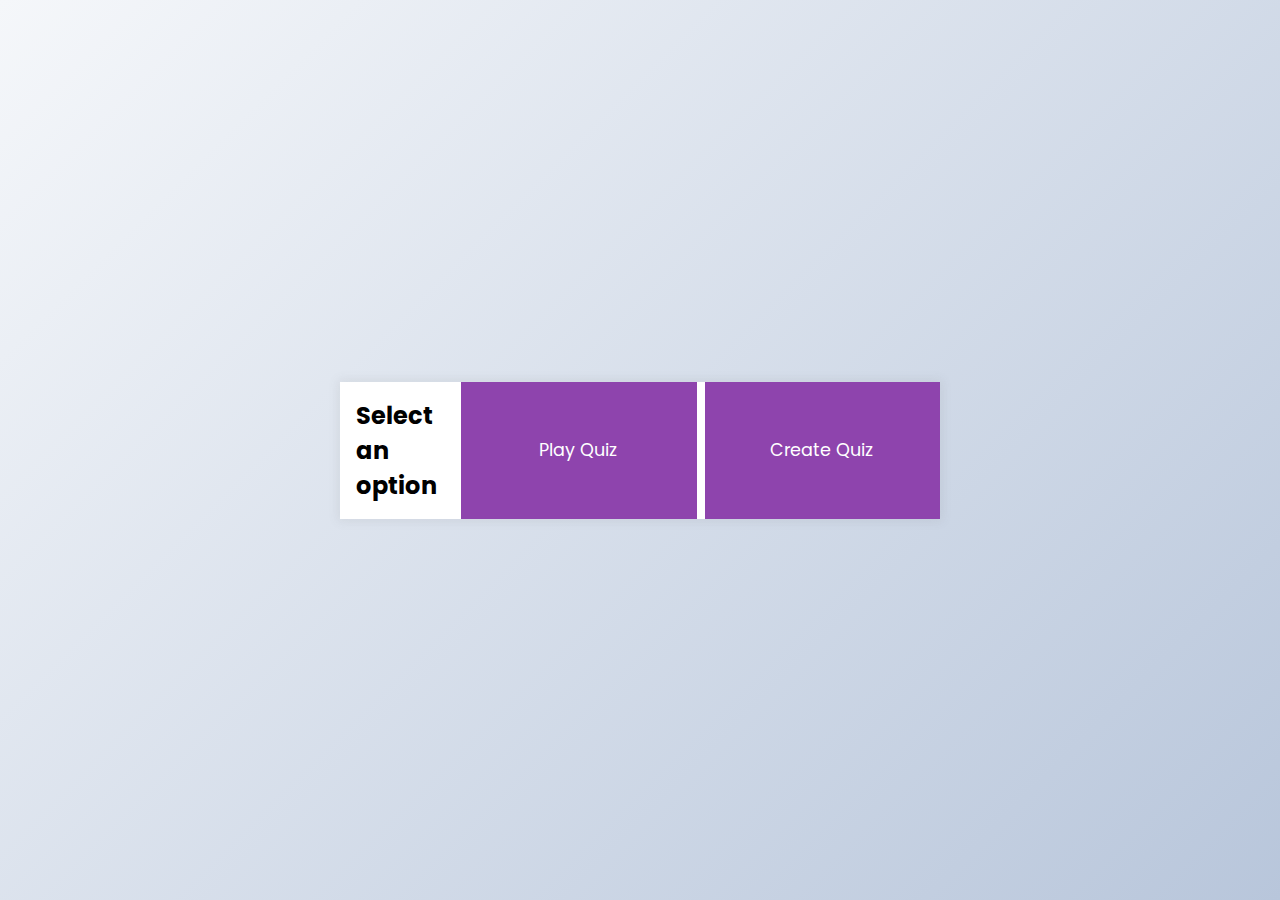
<file: index.html>
<!DOCTYPE html>
<html lang="en">

<head>
    <meta charset="UTF-8" />
    <meta name="viewport" content="width=device-width, initial-scale=1.0" />
    <title>Quiz App</title>
    <link rel="stylesheet" href="style.css" />
    <script src="script/script.js" defer></script>
</head>

<body>
    <div class="option-container">
        <h2>Select an option</h2>
        <button onclick= "isEmptyQList()" class="option" id="submit">Play Quiz</button>
        <button onclick="window.location.href='html/createquiz.html'" class="option" id="submit">Create Quiz</button>
    </div>
</body>

</html>
</file>
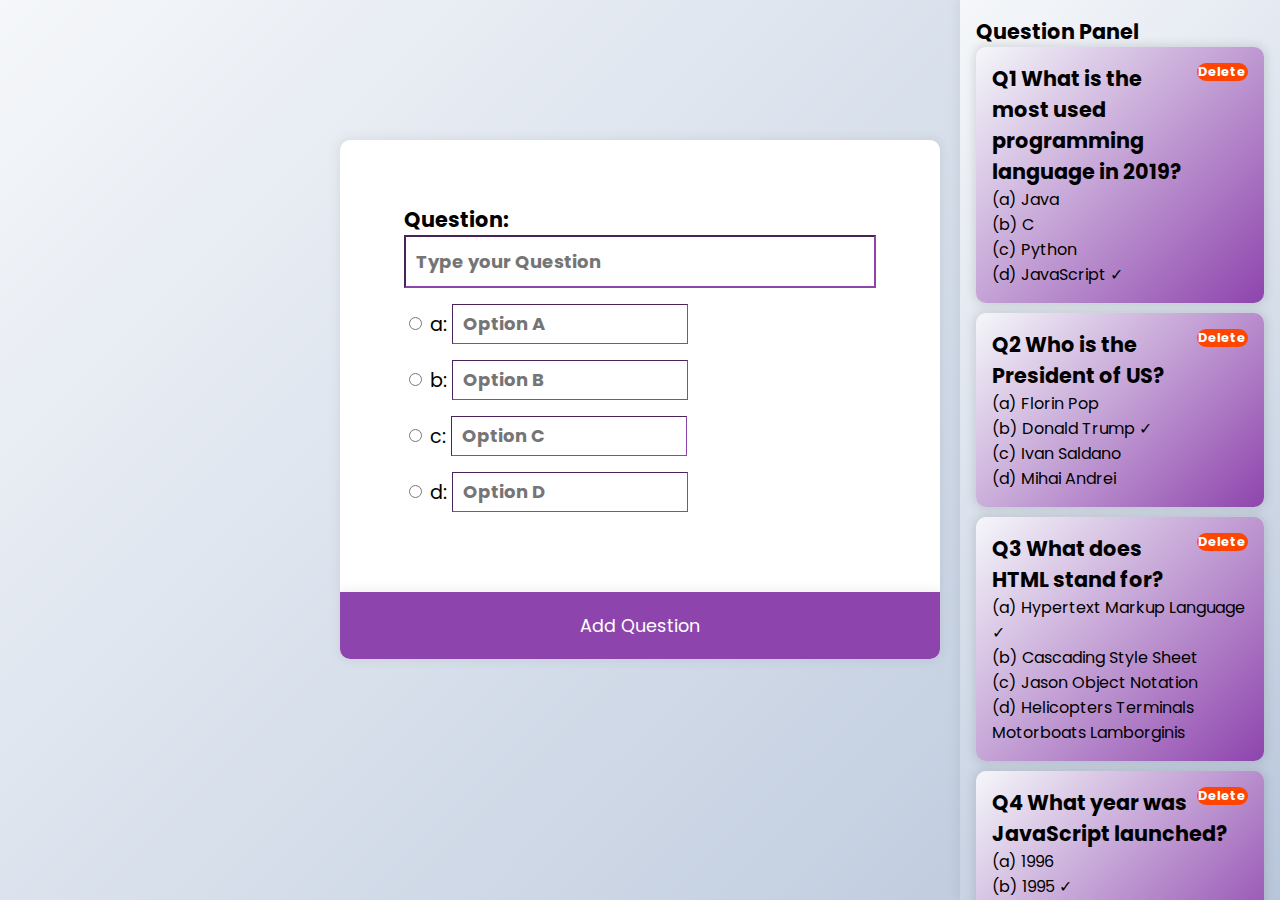
<file: createquiz.html>
<!DOCTYPE html>
<html lang="en">

<head>
    <meta charset="UTF-8" />
    <meta name="viewport" content="width=device-width, initial-scale=1.0" />
    <title>Quiz App</title>
    <link rel="stylesheet" href="style.css" />
    <script src="addquiz.js" defer></script>
</head>

<body>
    <div class="main-header">
        <button class="btn-header" onclick="window.location.href='index.html'">HOME</button>
    </div>
    <div class="question-panel" , id="questionPanel">
        <div class="qp-header" , id="qp-header">
        </div>
    </div>
    <div class="quiz-container" id="quiz">
        <div class="quiz-header" id="quiz-header">
            <label id="message"></label>
            <label class="question">Question:</label>
            <input type="text" id="addquestion" name="question" class="inputquestion"
                placeholder="Type your Question" />
            <ul>
                <li>
                    <input type="radio" id="a" name="answer" class="answer" />
                    <label class="labelanswer" for="a">a:</label>
                    <input type="text" id="addanswera" name="answer" class="inputanswer" placeholder="Option A"
                        for="a" />
                </li>
                <li>
                    <input type="radio" id="b" name="answer" class="answer" />
                    <label class="labelanswer" for="b">b:</label>
                    <input type="text" id="addanswerb" name="answer" class="inputanswer" placeholder="Option B" />
                </li>
                <li>
                    <input type="radio" id="c" name="answer" class="answer" />
                    <label class="labelanswer" for="c">c:</label>
                    <input type="text" id="addanswerc" name="answer" class="inputanswer" placeholder="Option C" />
                </li>
                <li>
                    <input type="radio" id="d" name="answer" class="answer" />
                    <label class="labelanswer" for="d">d:</label>
                    <input type="text" id="addanswerd" name="answer" class="inputanswer" placeholder="Option D" />
                </li>
            </ul>
        </div>
        <div class="option-container">
            <button id="addQ">Add Question</button>
        </div>
    </div>
</body>

</html>
</file>
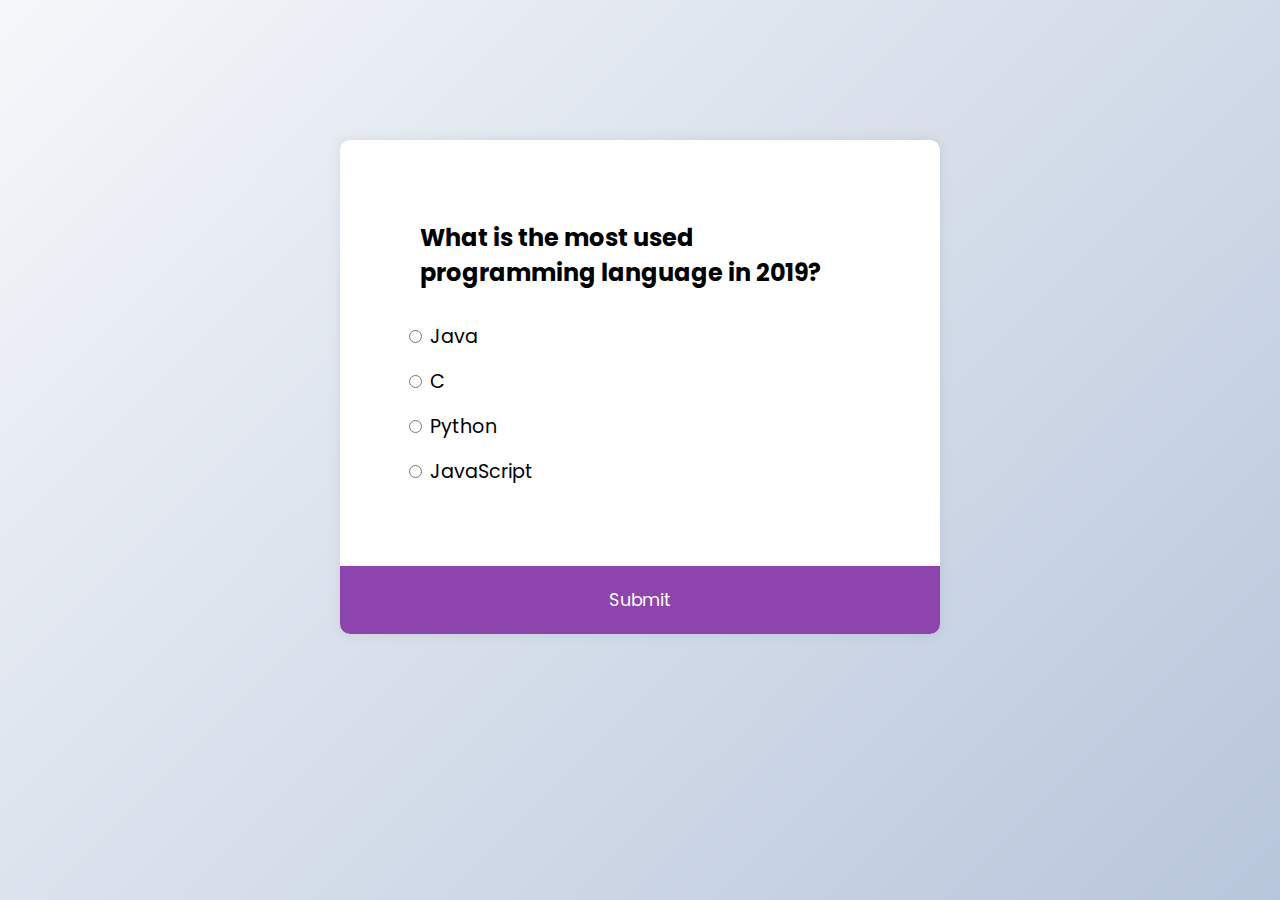
<file: play.html>
<!DOCTYPE html>
<html lang="en">

<head>
    <meta charset="UTF-8" />
    <meta name="viewport" content="width=device-width, initial-scale=1.0" />
    <title>Quiz App</title>
    <link rel="stylesheet" href="style.css" />
    <script src="script.js" defer></script>
</head>

<body>
    <div class="quiz-container" id="quiz">
        <div class="quiz-header">
            <h2 id="question">Question text</h2>
            <ul>
                <li>
                    <input type="radio" id="a" name="answer" class="answer" />
                    <label id="a_text" for="a">Question</label>
                </li>
                <li>
                    <input type="radio" id="b" name="answer" class="answer" />
                    <label id="b_text" for="b">Question</label>
                </li>
                <li>
                    <input type="radio" id="c" name="answer" class="answer" />
                    <label id="c_text" for="c">Question</label>
                </li>
                <li>
                    <input type="radio" id="d" name="answer" class="answer" />
                    <label id="d_text" for="d">Question</label>
                </li>
            </ul>
        </div>
        <button id="submit">Submit</button>
    </div>
</body>

</html>
</file>
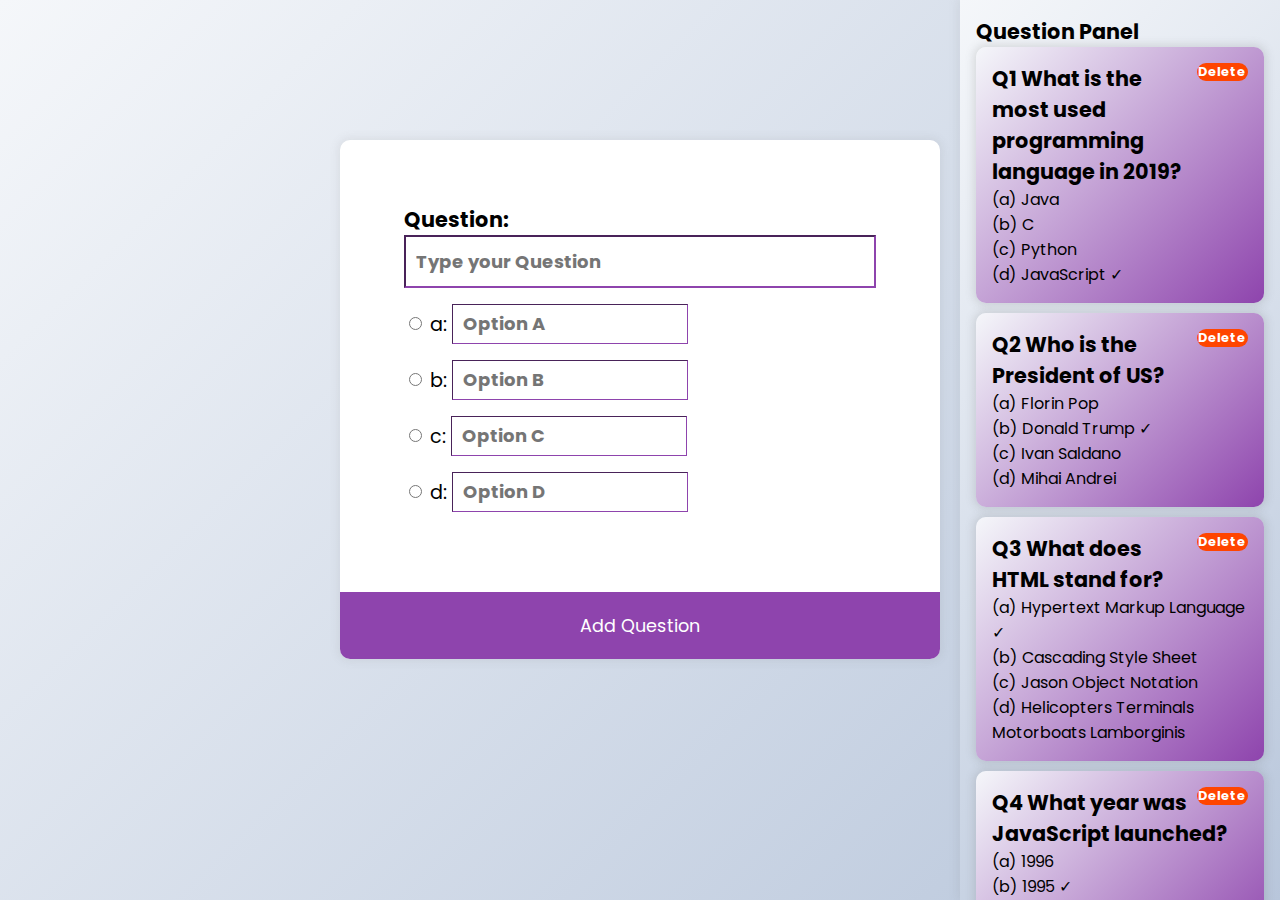
<file: html/createquiz.html>
<!DOCTYPE html>
<html lang="en">

<head>
    <meta charset="UTF-8" />
    <meta name="viewport" content="width=device-width, initial-scale=1.0" />
    <title>Quiz App</title>
    <link rel="stylesheet" href="../style.css" />
    <script src="../script/addquiz.js" defer></script>
</head>

<body>
    <div class="main-header">
        <button class="btn-header" onclick="moveToHome()">HOME</button>
    </div>
    <div class="question-panel" , id="questionPanel">
        <div class="qp-header" , id="qp-header">
        </div>
    </div>
    <div class="quiz-container" id="quiz">
        <div class="quiz-header" id="quiz-header">
            <label id="message"></label>
            <label class="question">Question:</label>
            <input type="text" id="addquestion" name="question" class="inputquestion"
                placeholder="Type your Question" />
            <ul>
                <li>
                    <input type="radio" id="a" name="answer" class="answer" />
                    <label class="labelanswer" for="a">a:</label>
                    <input type="text" id="addanswera" name="answer" class="inputanswer" placeholder="Option A" />
                </li>
                <li>
                    <input type="radio" id="b" name="answer" class="answer" />
                    <label class="labelanswer" for="b">b:</label>
                    <input type="text" id="addanswerb" name="answer" class="inputanswer" placeholder="Option B" />
                </li>
                <li>
                    <input type="radio" id="c" name="answer" class="answer" />
                    <label class="labelanswer" for="c">c:</label>
                    <input type="text" id="addanswerc" name="answer" class="inputanswer" placeholder="Option C" />
                </li>
                <li>
                    <input type="radio" id="d" name="answer" class="answer" />
                    <label class="labelanswer" for="d">d:</label>
                    <input type="text" id="addanswerd" name="answer" class="inputanswer" placeholder="Option D" />
                </li>
            </ul>
        </div>
        
            <button id="addQ">Add Question</button>
        
    </div>
</body>

</html>
</file>
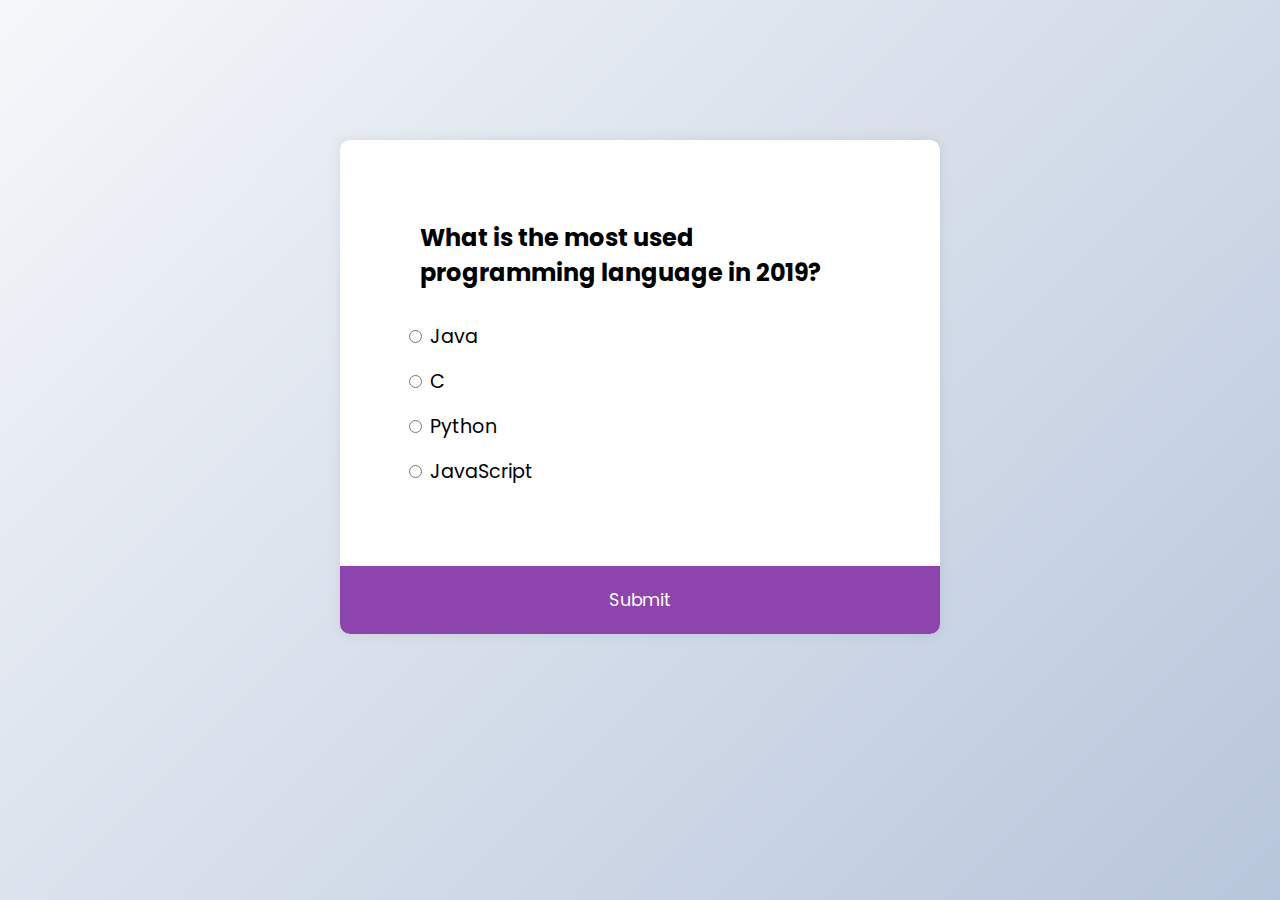
<file: html/play.html>
<!DOCTYPE html>
<html lang="en">

<head>
    <meta charset="UTF-8" />
    <meta name="viewport" content="width=device-width, initial-scale=1.0" />
    <title>Quiz App</title>
    <link rel="stylesheet" href="../style.css" />
    <script src="../script/script.js" defer></script>
</head>

<body>
    <div class="main-header">
        <button class="btn-header" onclick="moveToHome()">HOME</button>
    </div>
    <div class="quiz-container" id="quiz">
        <div class="quiz-header">
            <label id="message"></label>
            <h2 id="question">Question text</h2>
            <ul>
                <li>
                    <input type="radio" id="a" name="answer" class="answer" />
                    <label id="a_text" for="a">Question</label>
                </li>
                <li>
                    <input type="radio" id="b" name="answer" class="answer" />
                    <label id="b_text" for="b">Question</label>
                </li>
                <li>
                    <input type="radio" id="c" name="answer" class="answer" />
                    <label id="c_text" for="c">Question</label>
                </li>
                <li>
                    <input type="radio" id="d" name="answer" class="answer" />
                    <label id="d_text" for="d">Question</label>
                </li>
            </ul>
        </div>
        <button id="submit">Submit</button>
    </div>
</body>

</html>
</file>
<file: style.css>
@import url("https://fonts.googleapis.com/css2?family=Poppins:wght@200;400;600&display=swap");

* {
    box-sizing: border-box;
}

body {
    background-color: #b8c6db;
    background-image: linear-gradient(315deg, #b8c6db 0%, #f5f7fa 100%);
    display: flex;
    align-items: center;
    justify-content: center;
    font-family: "Poppins", sans-serif;
    margin: auto;
    min-height: 100vh;
}

.quiz-container {
    margin: auto;
    position: absolute;
    top: 140px;
    left: 140px;
    right: 140px;
    background-color: #fff;
    border-radius: 10px;
    box-shadow: 0 0 10px 2px rgba(100, 100, 100, 0.1);
    overflow: hidden;
    width: 600px;
    max-width: 100%;
}

.quiz-header {
    padding: 4rem;
}

h2 {
    padding: 1rem;
    text-align: left;
    margin: 0;
}

ul {
    list-style-type: none;
    padding: 0;
}

ul li {
    font-size: 1.2rem;
    margin: 1rem 0;
}

ul li label {
    cursor: pointer;
}

button {
    background-color: #8e44ad;
    border: none;
    color: white;
    cursor: pointer;
    display: block;
    font-family: inherit;
    font-size: 1.1rem;
    width: 100%;
    padding: 1.3rem;
}

button:hover {
    background-color: #732d91;
}

button:focus {
    background-color: #5e3370;
    outline: none;
}

/*  */

.option-container {
    background-color: #fff;
    display: flex;
    box-shadow: 0 0 10px 2px rgba(100, 100, 100, 0.1);
    overflow: hidden;
    width: 600px;
    max-width: 100%;
}

.option {
    margin-left: 0.5rem;
}

.inputquestion {
    border-color: #8e44ad;
    border-width: 2.5px;
    width: 100%;
    height: 3.3rem;
    padding: 10px;
    font-family: inherit;
    font-weight: bold;
    font-size: large;
    outline: none;

}

.inputanswer {
    border-color: #8e44ad;
    border-width: 1px;
    width: 50%;
    height: 2.5rem;
    padding: 10px;
    font-family: inherit;
    font-weight: bold;
    font-size: large;
    outline: none;
    cursor: pointer;
}

label.question {
    color: black;
    font-family: inherit;
    font-size: 1.3rem;
    font-weight: bold;
}

label.error {
    color: red;
    font-size: large;
    border-radius: 10px;
    padding: 5px;
    font-weight: bold;
    display: block;
    text-align: center;
}

label.success {
    color: green;
    font-size: large;
    border-radius: 10px;
    padding: 5px;
    font-weight: bold;
    display: block;
    text-align: center;
}

.question-panel {
    background-color: #fff;
    border-radius: 0px;
    box-shadow: 0 0 10px 2px rgba(100, 100, 100, 0.1);
    overflow-y: auto;
    width: 25%;
    max-width: 100%;
    height: 100%;
    position: absolute;
    right: 0px;
    background-image: linear-gradient(315deg, #b8c6db 0%, #f5f7fa 100%);
}

.qp-header {
    padding: 1rem;
}

.display-question-box {
    background-image: linear-gradient(315deg, #8e44ad 0%, #f5f7fa 100%);
    padding: 1rem;
    margin-block-end: 10px;
    text-align: left;
    color: black;
    border-radius: 10px;
    box-shadow: 0 0 10px 2px rgba(100, 100, 100, 0.2);
}

button.delete {
    background-color: orangered;
    border: none;
    color: white;
    cursor: pointer;
    display: inline;
    font-family: inherit;
    font-size: 0.8rem;
    text-size-adjust: auto;
    width: 20%;
    padding: 0rem;
    float: right;
    font-weight: bold;
    border-radius: 50px;
}

button.delete:hover {
    background-color: red;
}
</file>
